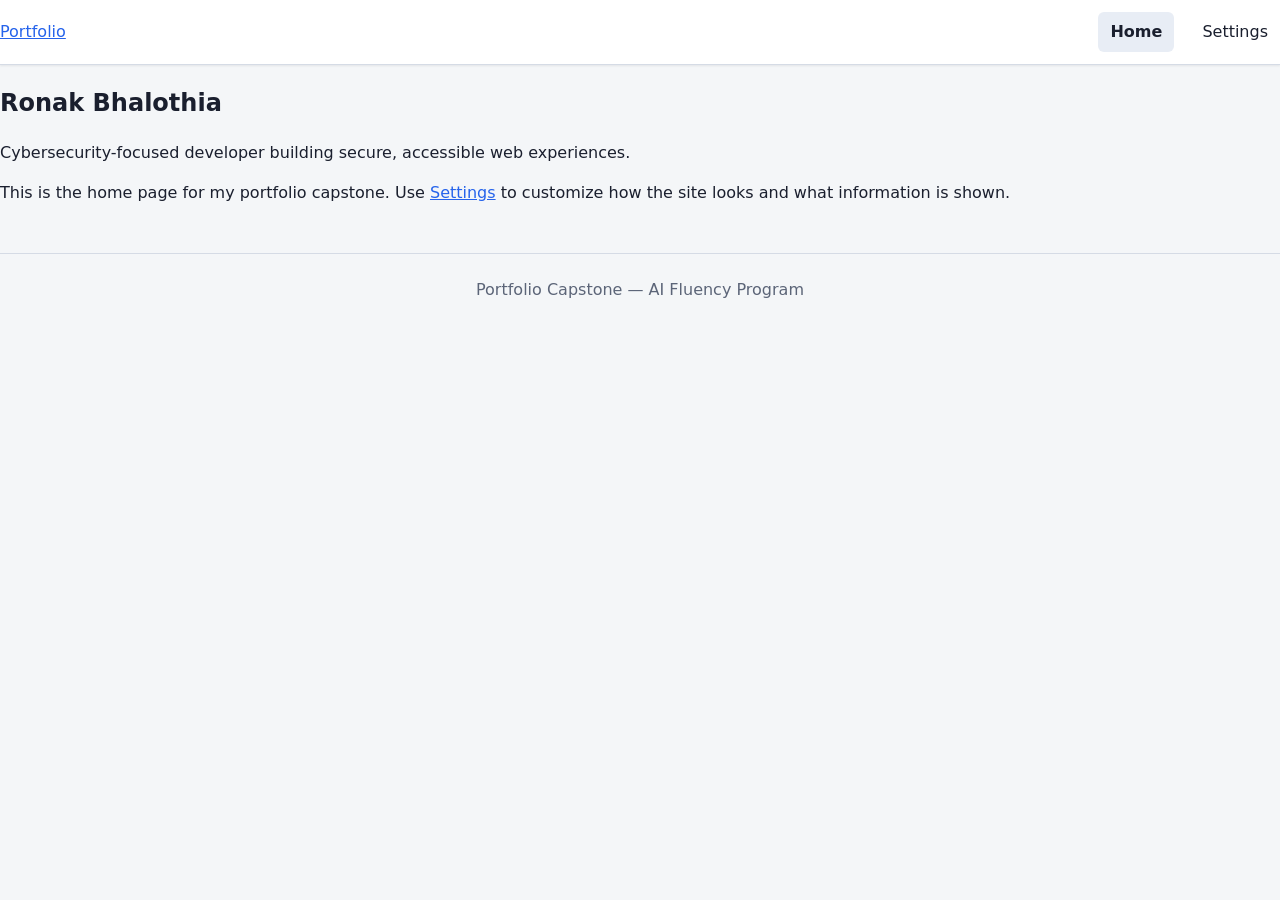
<file: index.html>
<!DOCTYPE html>
<html lang="en">
  <head>
    <meta charset="UTF-8" />
    <meta name="viewport" content="width=device-width, initial-scale=1.0" />
    <meta
      name="description"
      content="Ronak Bhalothia — cybersecurity-focused portfolio showcasing projects, skills, and certifications."
    />
    <title>Portfolio | Ronak Bhalothia</title>
    <link rel="stylesheet" href="css/styles.css" />
    <script type="module" src="js/main.js"></script>
  </head>
  <body>
    <header class="site-header">
      <div class="site-header__inner">
        <a class="site-logo" href="index.html">Portfolio</a>
        <nav aria-label="Main navigation">
          <ul class="site-nav">
            <li><a href="index.html" aria-current="page">Home</a></li>
            <li><a href="settings.html">Settings</a></li>
          </ul>
        </nav>
      </div>
    </header>

    <main>
      <section class="hero" aria-labelledby="hero-title">
        <h1 class="hero__title" id="hero-title" data-setting="displayName">
          Ronak Bhalothia
        </h1>
        <p class="hero__tagline" data-setting="tagline">
          Cybersecurity-focused developer building secure, accessible web experiences.
        </p>
        <p>
          This is the home page for my portfolio capstone. Use
          <a href="settings.html">Settings</a> to customize how the site looks and what
          information is shown.
        </p>
        <p class="hero__contact" data-setting="contactBlock" hidden>
          Contact:
          <a href="#" data-setting="email">email@example.com</a>
        </p>
      </section>
    </main>

    <footer class="site-footer">
      <p>Portfolio Capstone — AI Fluency Program</p>
    </footer>
  </body>
</html>
</file>
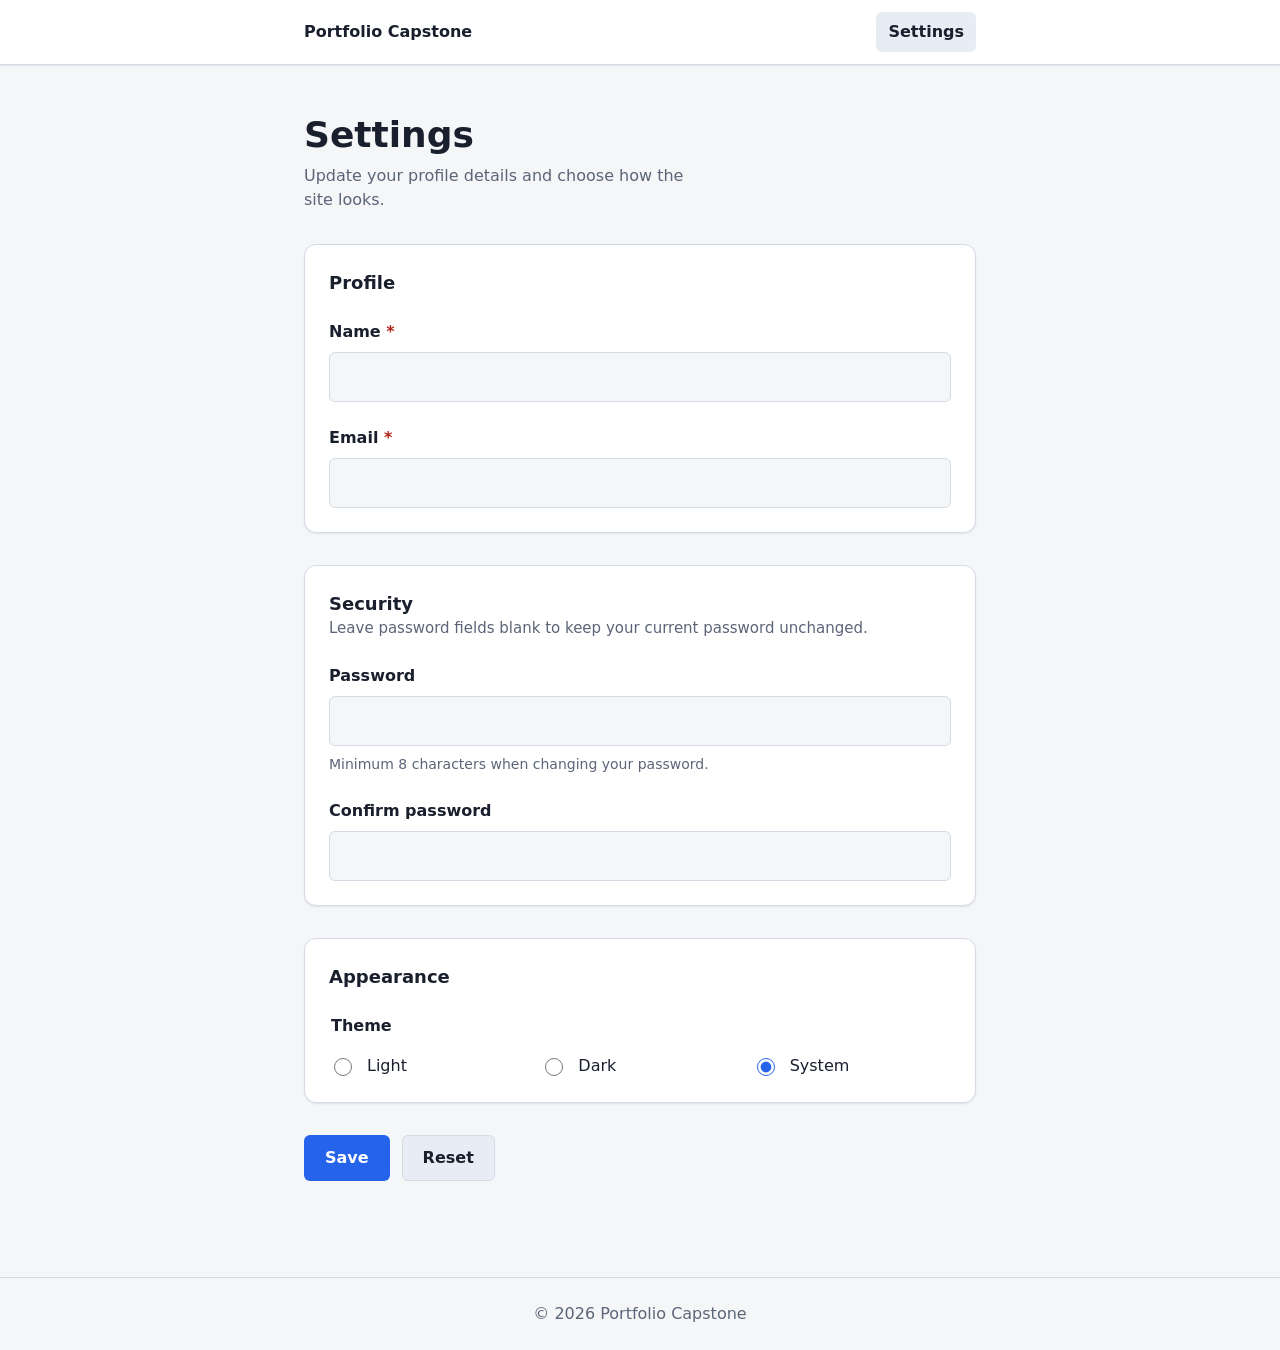
<file: settings.html>
<!DOCTYPE html>
<html lang="en">
<head>
  <meta charset="UTF-8">
  <meta name="viewport" content="width=device-width, initial-scale=1.0">
  <meta name="description" content="Portfolio settings — manage your profile and appearance preferences.">
  <title>Settings | Portfolio Capstone</title>
  <link rel="stylesheet" href="css/styles.css">
  <script>
    (function () {
      try {
        var raw = localStorage.getItem("portfolioSettings");
        var theme = raw ? JSON.parse(raw).theme : "system";
        document.documentElement.dataset.theme = theme || "system";
      } catch (error) {
        document.documentElement.dataset.theme = "system";
      }
    })();
  </script>
</head>
<body>
  <a class="skip-link" href="#settings-form">Skip to settings form</a>

  <header class="site-header">
    <div class="container site-header__inner">
      <p class="site-header__brand">Portfolio Capstone</p>
      <nav aria-label="Primary">
        <ul class="site-nav">
          <li><a href="settings.html" aria-current="page">Settings</a></li>
        </ul>
      </nav>
    </div>
  </header>

  <main class="container page-main">
    <header class="page-header">
      <h1>Settings</h1>
      <p class="page-header__lead">Update your profile details and choose how the site looks.</p>
    </header>

    <div
      id="status-message"
      class="status-message"
      role="status"
      aria-live="polite"
      hidden
    ></div>

    <form id="settings-form" class="settings-form" novalidate>
      <section class="settings-section" aria-labelledby="profile-heading">
        <h2 id="profile-heading">Profile</h2>

        <div class="form-field">
          <label for="name">Name <span class="required-indicator" aria-hidden="true">*</span></label>
          <input
            type="text"
            id="name"
            name="name"
            autocomplete="name"
            required
            aria-required="true"
            aria-describedby="name-error"
          >
          <p id="name-error" class="field-error" role="alert"></p>
        </div>

        <div class="form-field">
          <label for="email">Email <span class="required-indicator" aria-hidden="true">*</span></label>
          <input
            type="email"
            id="email"
            name="email"
            autocomplete="email"
            inputmode="email"
            required
            aria-required="true"
            aria-describedby="email-error"
          >
          <p id="email-error" class="field-error" role="alert"></p>
        </div>
      </section>

      <section class="settings-section" aria-labelledby="security-heading">
        <h2 id="security-heading">Security</h2>
        <p class="section-note">Leave password fields blank to keep your current password unchanged.</p>

        <div class="form-field">
          <label for="password">Password</label>
          <input
            type="password"
            id="password"
            name="password"
            autocomplete="new-password"
            minlength="8"
            aria-describedby="password-hint password-error"
          >
          <p id="password-hint" class="field-hint">Minimum 8 characters when changing your password.</p>
          <p id="password-error" class="field-error" role="alert"></p>
        </div>

        <div class="form-field">
          <label for="confirm-password">Confirm password</label>
          <input
            type="password"
            id="confirm-password"
            name="confirmPassword"
            autocomplete="new-password"
            aria-describedby="confirm-password-error"
          >
          <p id="confirm-password-error" class="field-error" role="alert"></p>
        </div>
      </section>

      <section class="settings-section" aria-labelledby="appearance-heading">
        <h2 id="appearance-heading">Appearance</h2>

        <fieldset class="theme-fieldset">
          <legend>Theme</legend>
          <div class="theme-options">
            <div class="theme-option">
              <input type="radio" id="theme-light" name="theme" value="light">
              <label for="theme-light">Light</label>
            </div>
            <div class="theme-option">
              <input type="radio" id="theme-dark" name="theme" value="dark">
              <label for="theme-dark">Dark</label>
            </div>
            <div class="theme-option">
              <input type="radio" id="theme-system" name="theme" value="system" checked>
              <label for="theme-system">System</label>
            </div>
          </div>
        </fieldset>
      </section>

      <div class="form-actions">
        <button type="submit" class="btn btn--primary">Save</button>
        <button type="reset" class="btn btn--secondary">Reset</button>
      </div>
    </form>
  </main>

  <footer class="site-footer">
    <div class="container">
      <p>&copy; <span id="footer-year"></span> Portfolio Capstone</p>
    </div>
  </footer>

  <script src="js/settings-storage.js"></script>
  <script src="js/settings.js"></script>
</body>
</html>
</file>
<file: css/styles.css>
/* ==========================================================================
   Portfolio Capstone — Settings page styles
   ========================================================================== */

/* --------------------------------------------------------------------------
   Theme tokens
   -------------------------------------------------------------------------- */

:root {
  color-scheme: light dark;

  --font-family: "Segoe UI", system-ui, -apple-system, BlinkMacSystemFont, sans-serif;
  --font-size-base: 1rem;
  --line-height-base: 1.5;

  --color-bg: #f4f6f8;
  --color-surface: #ffffff;
  --color-text: #1a1f2e;
  --color-text-muted: #5c6578;
  --color-border: #d5dbe5;
  --color-primary: #2563eb;
  --color-primary-hover: #1d4ed8;
  --color-primary-text: #ffffff;
  --color-secondary-bg: #e8edf5;
  --color-secondary-hover: #d8e0ec;
  --color-secondary-text: #1a1f2e;
  --color-error: #b42318;
  --color-error-bg: #fef3f2;
  --color-success: #067647;
  --color-success-bg: #ecfdf3;
  --color-focus: #2563eb;

  --radius-sm: 0.375rem;
  --radius-md: 0.75rem;
  --shadow-sm: 0 1px 2px rgb(16 24 40 / 8%);
  --shadow-md: 0 8px 24px rgb(16 24 40 / 10%);

  --space-xs: 0.5rem;
  --space-sm: 0.75rem;
  --space-md: 1rem;
  --space-lg: 1.5rem;
  --space-xl: 2rem;
  --space-2xl: 3rem;

  --container-max: 42rem;
  --header-height: 4rem;
}

html[data-theme="light"] {
  color-scheme: light;
}

html[data-theme="dark"] {
  color-scheme: dark;

  --color-bg: #0f1419;
  --color-surface: #1a2230;
  --color-text: #eef2f7;
  --color-text-muted: #a8b0bf;
  --color-border: #2f3a4d;
  --color-primary: #60a5fa;
  --color-primary-hover: #93c5fd;
  --color-primary-text: #0f1419;
  --color-secondary-bg: #243044;
  --color-secondary-hover: #2f3d55;
  --color-secondary-text: #eef2f7;
  --color-error: #fda29b;
  --color-error-bg: #3b1c1c;
  --color-success: #6ce9a6;
  --color-success-bg: #103828;
  --color-focus: #93c5fd;
  --shadow-sm: 0 1px 2px rgb(0 0 0 / 30%);
  --shadow-md: 0 8px 24px rgb(0 0 0 / 35%);
}

@media (prefers-color-scheme: dark) {
  html[data-theme="system"] {
    color-scheme: dark;

    --color-bg: #0f1419;
    --color-surface: #1a2230;
    --color-text: #eef2f7;
    --color-text-muted: #a8b0bf;
    --color-border: #2f3a4d;
    --color-primary: #60a5fa;
    --color-primary-hover: #93c5fd;
    --color-primary-text: #0f1419;
    --color-secondary-bg: #243044;
    --color-secondary-hover: #2f3d55;
    --color-secondary-text: #eef2f7;
    --color-error: #fda29b;
    --color-error-bg: #3b1c1c;
    --color-success: #6ce9a6;
    --color-success-bg: #103828;
    --color-focus: #93c5fd;
    --shadow-sm: 0 1px 2px rgb(0 0 0 / 30%);
    --shadow-md: 0 8px 24px rgb(0 0 0 / 35%);
  }
}

/* --------------------------------------------------------------------------
   Base
   -------------------------------------------------------------------------- */

*,
*::before,
*::after {
  box-sizing: border-box;
}

html {
  font-size: 100%;
  scroll-behavior: smooth;
}

body {
  margin: 0;
  min-height: 100vh;
  font-family: var(--font-family);
  font-size: var(--font-size-base);
  line-height: var(--line-height-base);
  color: var(--color-text);
  background-color: var(--color-bg);
}

img {
  max-width: 100%;
  display: block;
}

a {
  color: var(--color-primary);
}

a:hover {
  text-decoration-thickness: 2px;
}

:focus-visible {
  outline: 3px solid var(--color-focus);
  outline-offset: 2px;
}

.container {
  width: min(100% - 2rem, var(--container-max));
  margin-inline: auto;
}

.skip-link {
  position: absolute;
  top: -100%;
  left: var(--space-md);
  z-index: 100;
  padding: var(--space-sm) var(--space-md);
  background: var(--color-primary);
  color: var(--color-primary-text);
  border-radius: var(--radius-sm);
  text-decoration: none;
}

.skip-link:focus {
  top: var(--space-md);
}

/* --------------------------------------------------------------------------
   Header & footer
   -------------------------------------------------------------------------- */

.site-header {
  position: sticky;
  top: 0;
  z-index: 10;
  background: var(--color-surface);
  border-bottom: 1px solid var(--color-border);
  box-shadow: var(--shadow-sm);
}

.site-header__inner {
  display: flex;
  align-items: center;
  justify-content: space-between;
  min-height: var(--header-height);
  gap: var(--space-md);
}

.site-header__brand {
  margin: 0;
  font-weight: 700;
}

.site-nav {
  display: flex;
  gap: var(--space-md);
  margin: 0;
  padding: 0;
  list-style: none;
}

.site-nav a {
  display: inline-block;
  padding: var(--space-xs) var(--space-sm);
  color: var(--color-text);
  text-decoration: none;
  border-radius: var(--radius-sm);
}

.site-nav a[aria-current="page"] {
  background: var(--color-secondary-bg);
  font-weight: 600;
}

.site-footer {
  margin-top: var(--space-2xl);
  padding-block: var(--space-lg);
  border-top: 1px solid var(--color-border);
  color: var(--color-text-muted);
  text-align: center;
}

.site-footer p {
  margin: 0;
}

/* --------------------------------------------------------------------------
   Page layout
   -------------------------------------------------------------------------- */

.page-main {
  padding-block: var(--space-xl);
}

.page-header {
  margin-bottom: var(--space-xl);
}

.page-header h1 {
  margin: 0 0 var(--space-xs);
  font-size: clamp(1.75rem, 4vw, 2.25rem);
  line-height: 1.2;
}

.page-header__lead {
  margin: 0;
  color: var(--color-text-muted);
  max-width: 38ch;
}

/* --------------------------------------------------------------------------
   Status message
   -------------------------------------------------------------------------- */

.status-message {
  margin-bottom: var(--space-lg);
  padding: var(--space-md);
  border-radius: var(--radius-md);
  border: 1px solid transparent;
}

.status-message--success {
  color: var(--color-success);
  background: var(--color-success-bg);
  border-color: color-mix(in srgb, var(--color-success) 35%, transparent);
}

.status-message--error {
  color: var(--color-error);
  background: var(--color-error-bg);
  border-color: color-mix(in srgb, var(--color-error) 35%, transparent);
}

/* --------------------------------------------------------------------------
   Form
   -------------------------------------------------------------------------- */

.settings-form {
  display: grid;
  gap: var(--space-xl);
}

.settings-section {
  padding: var(--space-lg);
  background: var(--color-surface);
  border: 1px solid var(--color-border);
  border-radius: var(--radius-md);
  box-shadow: var(--shadow-sm);
}

.settings-section h2 {
  margin: 0 0 var(--space-lg);
  font-size: 1.125rem;
}

.section-note {
  margin: calc(var(--space-lg) * -1) 0 var(--space-lg);
  color: var(--color-text-muted);
  font-size: 0.9375rem;
}

.form-field {
  display: grid;
  gap: var(--space-xs);
  margin-bottom: var(--space-lg);
}

.form-field:last-child {
  margin-bottom: 0;
}

.form-field label {
  font-weight: 600;
}

.required-indicator {
  color: var(--color-error);
}

.form-field input[type="text"],
.form-field input[type="email"],
.form-field input[type="password"] {
  width: 100%;
  padding: 0.75rem 0.875rem;
  border: 1px solid var(--color-border);
  border-radius: var(--radius-sm);
  background: var(--color-bg);
  color: var(--color-text);
  font: inherit;
  transition: border-color 0.15s ease, box-shadow 0.15s ease;
}

.form-field input:hover {
  border-color: color-mix(in srgb, var(--color-primary) 40%, var(--color-border));
}

.form-field input:focus {
  border-color: var(--color-primary);
  box-shadow: 0 0 0 3px color-mix(in srgb, var(--color-primary) 25%, transparent);
  outline: none;
}

.form-field input[aria-invalid="true"] {
  border-color: var(--color-error);
  box-shadow: 0 0 0 3px color-mix(in srgb, var(--color-error) 20%, transparent);
}

.field-hint {
  margin: 0;
  color: var(--color-text-muted);
  font-size: 0.875rem;
}

.field-error {
  margin: 0;
  min-height: 1.25rem;
  color: var(--color-error);
  font-size: 0.875rem;
}

.field-error:empty {
  display: none;
}

/* --------------------------------------------------------------------------
   Theme selector
   -------------------------------------------------------------------------- */

.theme-fieldset {
  margin: 0;
  padding: 0;
  border: 0;
}

.theme-fieldset legend {
  margin-bottom: var(--space-md);
  font-weight: 600;
}

.theme-options {
  display: grid;
  gap: var(--space-sm);
}

.theme-option {
  display: flex;
  align-items: center;
  gap: var(--space-sm);
}

.theme-option label {
  cursor: pointer;
  font-weight: 500;
}

.theme-option input[type="radio"] {
  width: 1.125rem;
  height: 1.125rem;
  accent-color: var(--color-primary);
  cursor: pointer;
}

/* --------------------------------------------------------------------------
   Buttons
   -------------------------------------------------------------------------- */

.form-actions {
  display: flex;
  flex-wrap: wrap;
  gap: var(--space-sm);
}

.btn {
  display: inline-flex;
  align-items: center;
  justify-content: center;
  min-height: 2.75rem;
  padding: 0.625rem 1.25rem;
  border: 1px solid transparent;
  border-radius: var(--radius-sm);
  font: inherit;
  font-weight: 600;
  cursor: pointer;
  transition: background-color 0.15s ease, border-color 0.15s ease, transform 0.1s ease;
}

.btn:active {
  transform: translateY(1px);
}

.btn--primary {
  background: var(--color-primary);
  color: var(--color-primary-text);
}

.btn--primary:hover {
  background: var(--color-primary-hover);
}

.btn--secondary {
  background: var(--color-secondary-bg);
  color: var(--color-secondary-text);
  border-color: var(--color-border);
}

.btn--secondary:hover {
  background: var(--color-secondary-hover);
}

/* --------------------------------------------------------------------------
   Responsive — tablet and desktop
   -------------------------------------------------------------------------- */

@media (min-width: 640px) {
  .theme-options {
    grid-template-columns: repeat(3, minmax(0, 1fr));
  }

  .form-actions {
    justify-content: flex-start;
  }
}

@media (min-width: 768px) {
  .settings-section--split {
    display: grid;
    grid-template-columns: repeat(2, minmax(0, 1fr));
    gap: var(--space-lg);
  }

  .page-main {
    padding-block: var(--space-2xl);
  }
}
</file>
